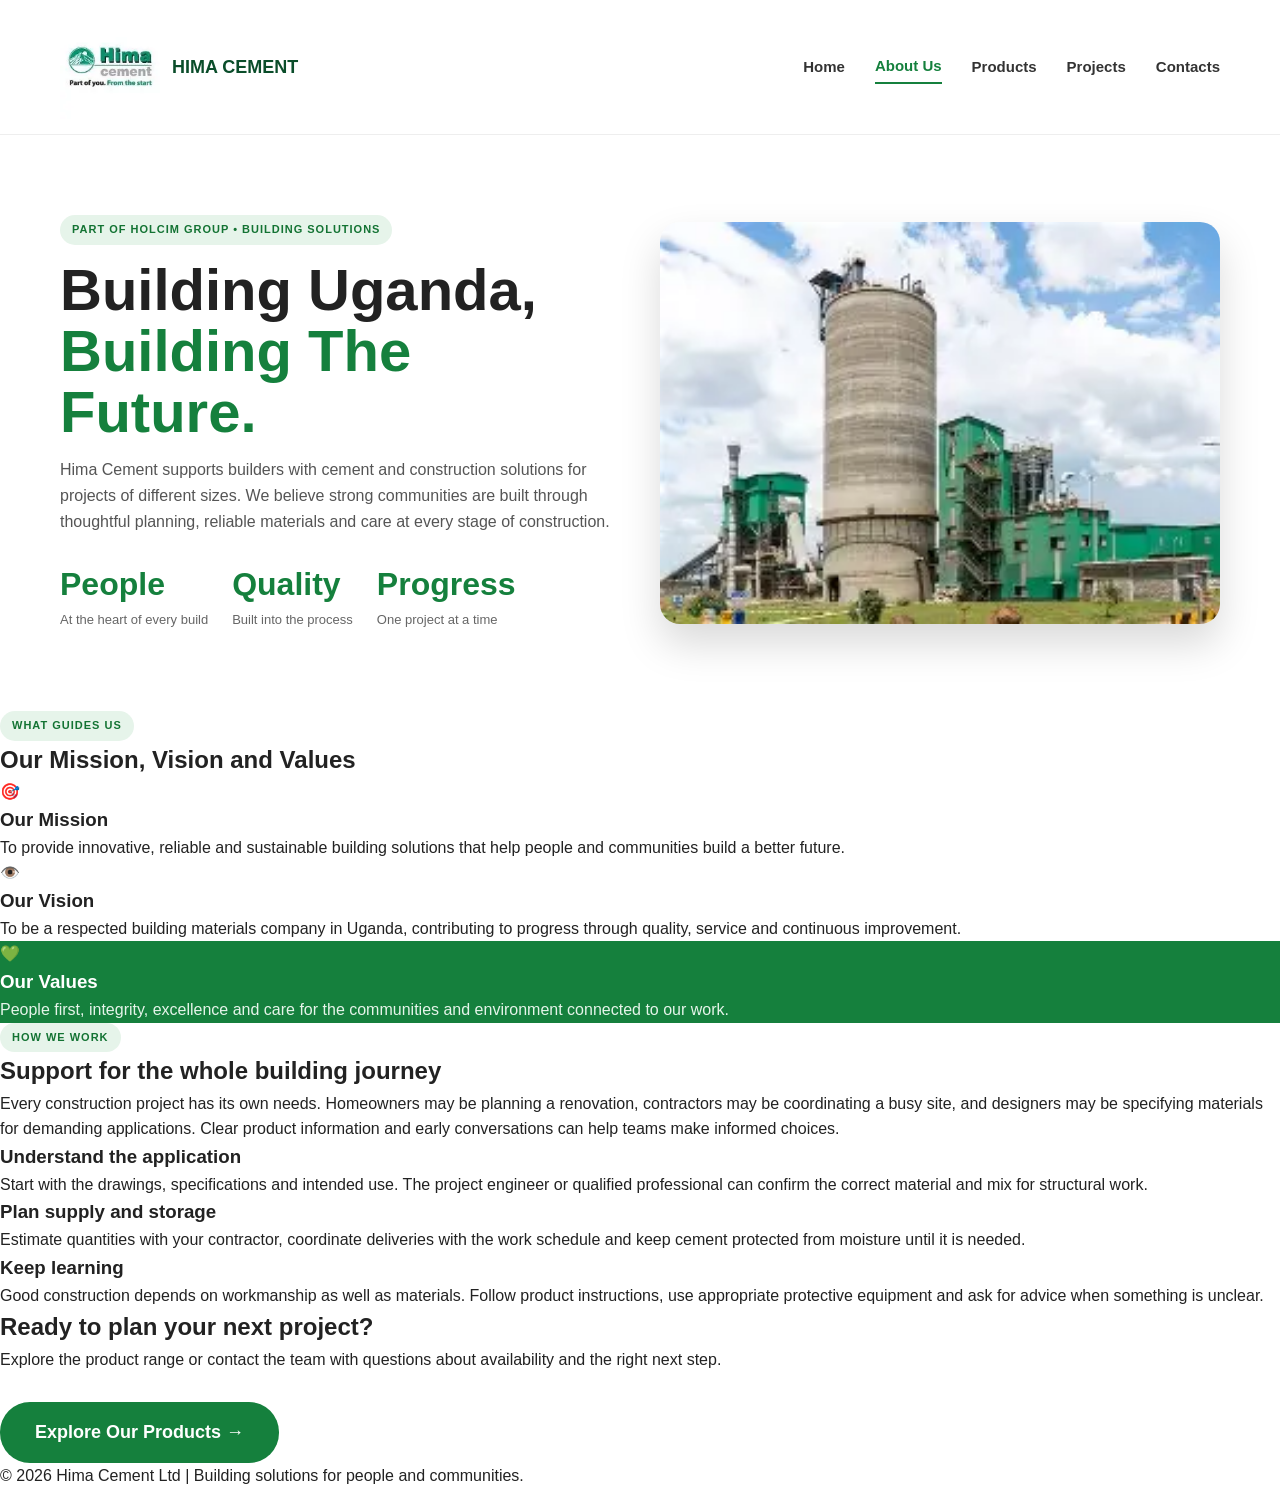
<file: about-us.html>
<!DOCTYPE html>
<html lang="en">
<head>
    <meta charset="UTF-8"><meta name="viewport" content="width=device-width, initial-scale=1.0">
    <meta name="description" content="Learn about Hima Cement, its building solutions and approach to serving customers and communities.">
    <title>About Us | Hima Cement Ltd</title><link rel="stylesheet" href="Style.css">
</head>
<body>
<header><div class="logo"><img src="logo.jpg" alt="Hima Cement logo"> HIMA CEMENT</div><nav aria-label="Main navigation"><ul><li><a href="index.html">Home</a></li><li><a href="about-us.html" class="active">About Us</a></li><li><a href="products.html">Products</a></li><li><a href="projects.html">Projects</a></li><li><a href="contacts.html">Contacts</a></li></ul></nav></header>
<main>
<section class="about-hero-new"><div><span class="badge">PART OF HOLCIM GROUP • BUILDING SOLUTIONS</span><h1>Building Uganda,<br><span>Building The Future.</span></h1><p>Hima Cement supports builders with cement and construction solutions for projects of different sizes. We believe strong communities are built through thoughtful planning, reliable materials and care at every stage of construction.</p><div class="stats"><div><h3>People</h3><p>At the heart of every build</p></div><div><h3>Quality</h3><p>Built into the process</p></div><div><h3>Progress</h3><p>One project at a time</p></div></div></div><div class="hero-img"><img src="plant.jpg" alt="Hima Cement plant"></div></section>
<section class="content-section tinted"><div class="center"><span class="badge">WHAT GUIDES US</span><h2 class="section-heading">Our Mission, Vision and Values</h2></div><div class="feature-grid"><article class="feature-card"><div class="icon">🎯</div><h3>Our Mission</h3><p>To provide innovative, reliable and sustainable building solutions that help people and communities build a better future.</p></article><article class="feature-card"><div class="icon">👁️</div><h3>Our Vision</h3><p>To be a respected building materials company in Uganda, contributing to progress through quality, service and continuous improvement.</p></article><article class="feature-card green-card"><div class="icon">💚</div><h3>Our Values</h3><p>People first, integrity, excellence and care for the communities and environment connected to our work.</p></article></div></section>
<section class="content-section"><span class="badge">HOW WE WORK</span><h2 class="section-heading">Support for the whole building journey</h2><p>Every construction project has its own needs. Homeowners may be planning a renovation, contractors may be coordinating a busy site, and designers may be specifying materials for demanding applications. Clear product information and early conversations can help teams make informed choices.</p><div class="feature-grid"><article class="feature-card"><h3>Understand the application</h3><p>Start with the drawings, specifications and intended use. The project engineer or qualified professional can confirm the correct material and mix for structural work.</p></article><article class="feature-card"><h3>Plan supply and storage</h3><p>Estimate quantities with your contractor, coordinate deliveries with the work schedule and keep cement protected from moisture until it is needed.</p></article><article class="feature-card"><h3>Keep learning</h3><p>Good construction depends on workmanship as well as materials. Follow product instructions, use appropriate protective equipment and ask for advice when something is unclear.</p></article></div></section>
<section class="content-section tinted center"><h2 class="section-heading">Ready to plan your next project?</h2><p>Explore the product range or contact the team with questions about availability and the right next step.</p><a href="products.html" class="green-btn big-btn">Explore Our Products →</a></section>
</main><footer class="pro-footer"><p>© 2026 Hima Cement Ltd | Building solutions for people and communities.</p></footer>
</body></html>
</file>
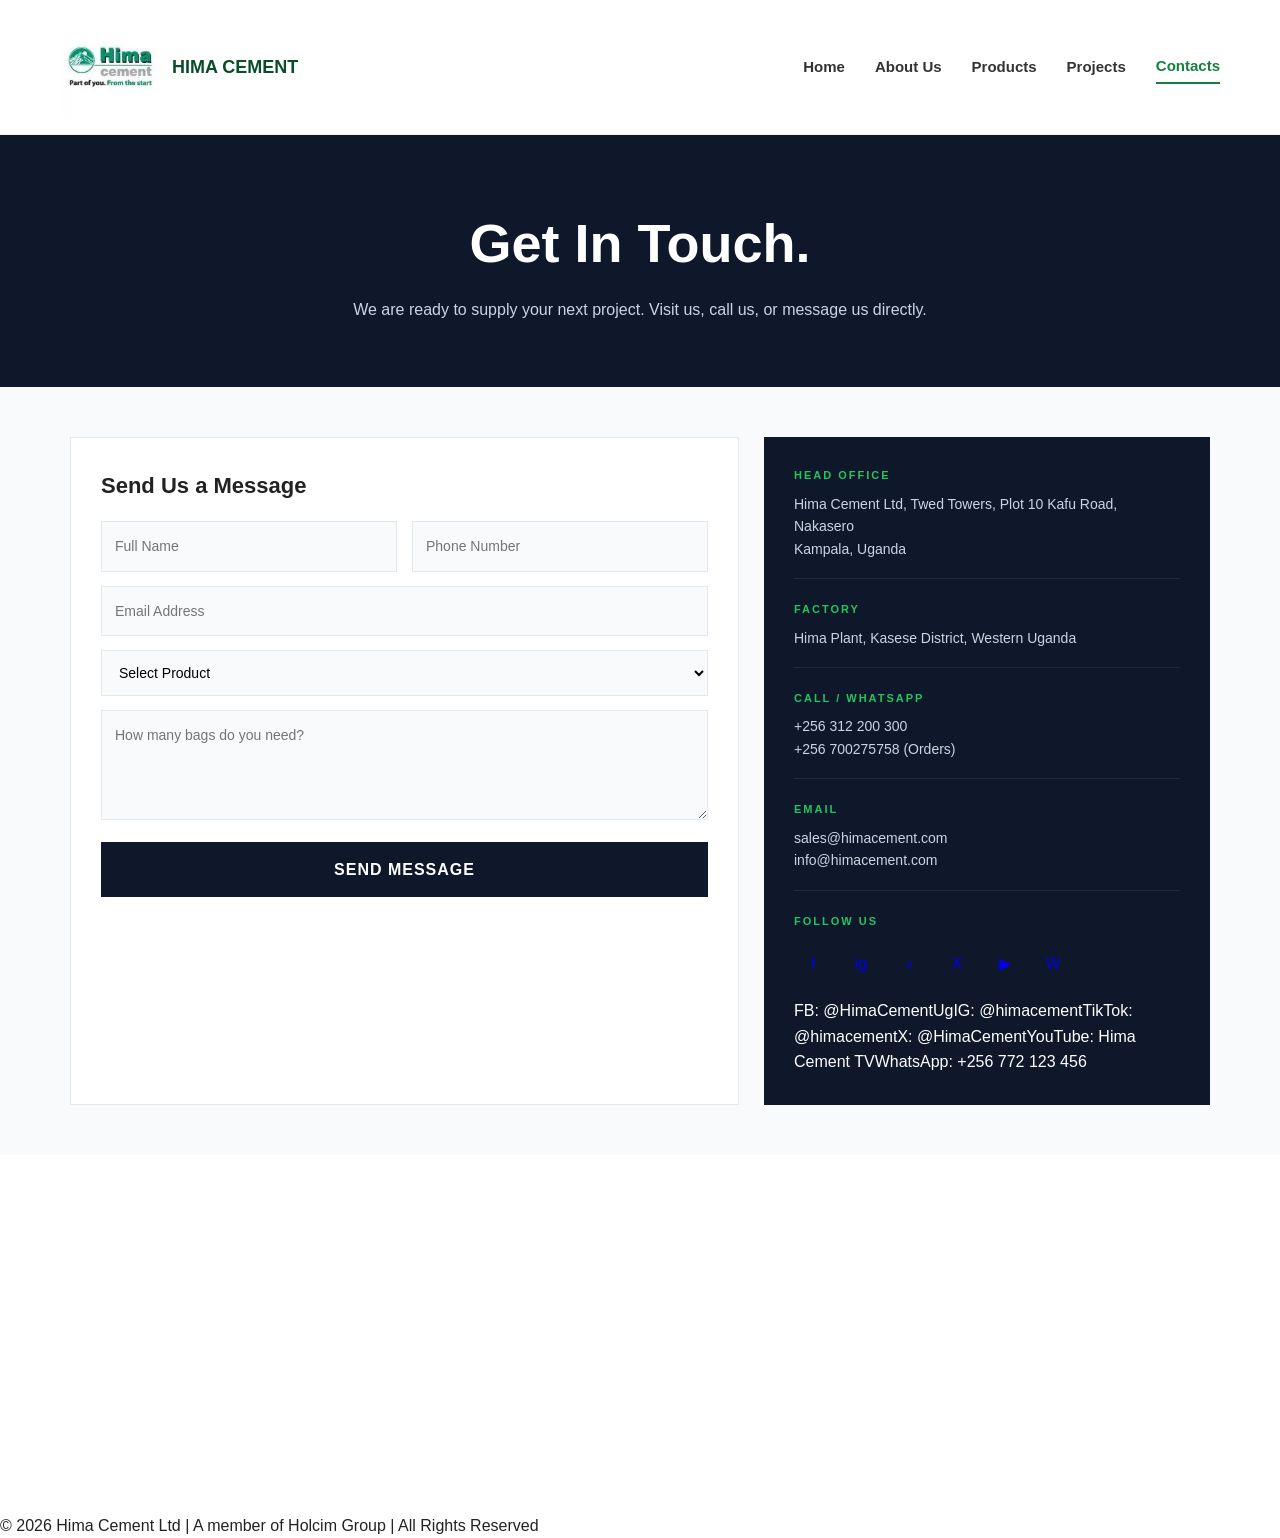
<file: contacts.html>
<!DOCTYPE html>
<html lang="en">
<head>
    <meta charset="UTF-8">
    <meta name="viewport" content="width=device-width, initial-scale=1.0">
    <title>Contact Us | Hima Cement Ltd</title>
    <link rel="stylesheet" href="Style.css">
</head>
<body>
<header>
    <div class="logo"><img src="logo.jpg" alt="Hima"> HIMA CEMENT</div>
    <nav>
        <ul>
            <li><a href="index.html">Home</a></li>
            <li><a href="about-us.html">About Us</a></li>
            <li><a href="products.html">Products</a></li>
            <li><a href="projects.html">Projects</a></li>
            <li><a href="contacts.html" class="active">Contacts</a></li>
        </ul>
    </nav>
</header>

<section class="contact-hero">
    <h1>Get In Touch.</h1>
    <p>We are ready to supply your next project. Visit us, call us, or message us directly.</p>
</section>

<section class="contact-grid">
    <div class="contact-form-box">
        <h3>Send Us a Message</h3>
        <form>
            <div class="form-row"><input type="text" placeholder="Full Name"><input type="text" placeholder="Phone Number"></div>
            <input type="email" placeholder="Email Address">
            <select><option>Select Product</option><option>Multicem 32.5N - UGX 31,000</option><option>Powercem 42.5N - UGX 33,500</option><option>Powercrete 52.5N - UGX 36,000</option><option>SupaFix / RapidSet / AquaShield</option></select>
            <textarea placeholder="How many bags do you need?"></textarea>
            <button type="submit">SEND MESSAGE</button>
        </form>
    </div>

    <div class="contact-info-box">
        <div class="info-item"><strong>HEAD OFFICE</strong><p>Hima Cement Ltd, Twed Towers, Plot 10 Kafu Road, Nakasero<br>Kampala, Uganda</p></div>
        <div class="info-item"><strong>FACTORY</strong><p>Hima Plant, Kasese District, Western Uganda</p></div>
        <div class="info-item"><strong>CALL / WHATSAPP</strong><p>+256 312 200 300<br>+256 700275758 (Orders)</p></div>
        <div class="info-item"><strong>EMAIL</strong><p>sales@himacement.com<br>info@himacement.com</p></div>

        <div class="socials">
            <strong>FOLLOW US</strong>
            <div class="social-icons">
                <a href="https://facebook.com/himacement" target="_blank" class="s-icon fb">f</a>
                <a href="https://instagram.com/himacement" target="_blank" class="s-icon ig">ig</a>
                <a href="https://tiktok.com/@himacement" target="_blank" class="s-icon tk">♪</a>
                <a href="https://x.com/himacement" target="_blank" class="s-icon x">X</a>
                <a href="https://youtube.com/@himacement" target="_blank" class="s-icon yt">▶</a>
                <a href="https://wa.me/256772123456" target="_blank" class="s-icon wa">W</a>
            </div>
            <div class="handle-list">
                <span>FB: @HimaCementUg</span><span>IG: @himacement</span><span>TikTok: @himacement</span><span>X: @HimaCement</span><span>YouTube: Hima Cement TV</span><span>WhatsApp: +256 772 123 456</span>
            </div>
        </div>
    </div>
</section>

<section class="map-section">
    <iframe src="https://www.google.com/maps/embed?pb=!1m18!1m12!1m3!1d3989.753...!2d32.582...!3d0.313...!2m3!1f0!2f0!3f0!3m2!1i1024!2i768!4f13.1!3m3!1m2!1s0x0%3A0x0!2zMMKwMTgnNDcuMCJOIDMywrAzNCc1NS4zIkU!5e0!3m2!1sen!2sug!4v...!5m2!1sen!2sug" width="100%" height="350" style="border:0;" allowfullscreen="" loading="lazy"></iframe>
</section>

<footer class="pro-footer">
    <p>© 2026 Hima Cement Ltd | A member of Holcim Group | All Rights Reserved</p>
</footer>
</body>
</html>
</file>
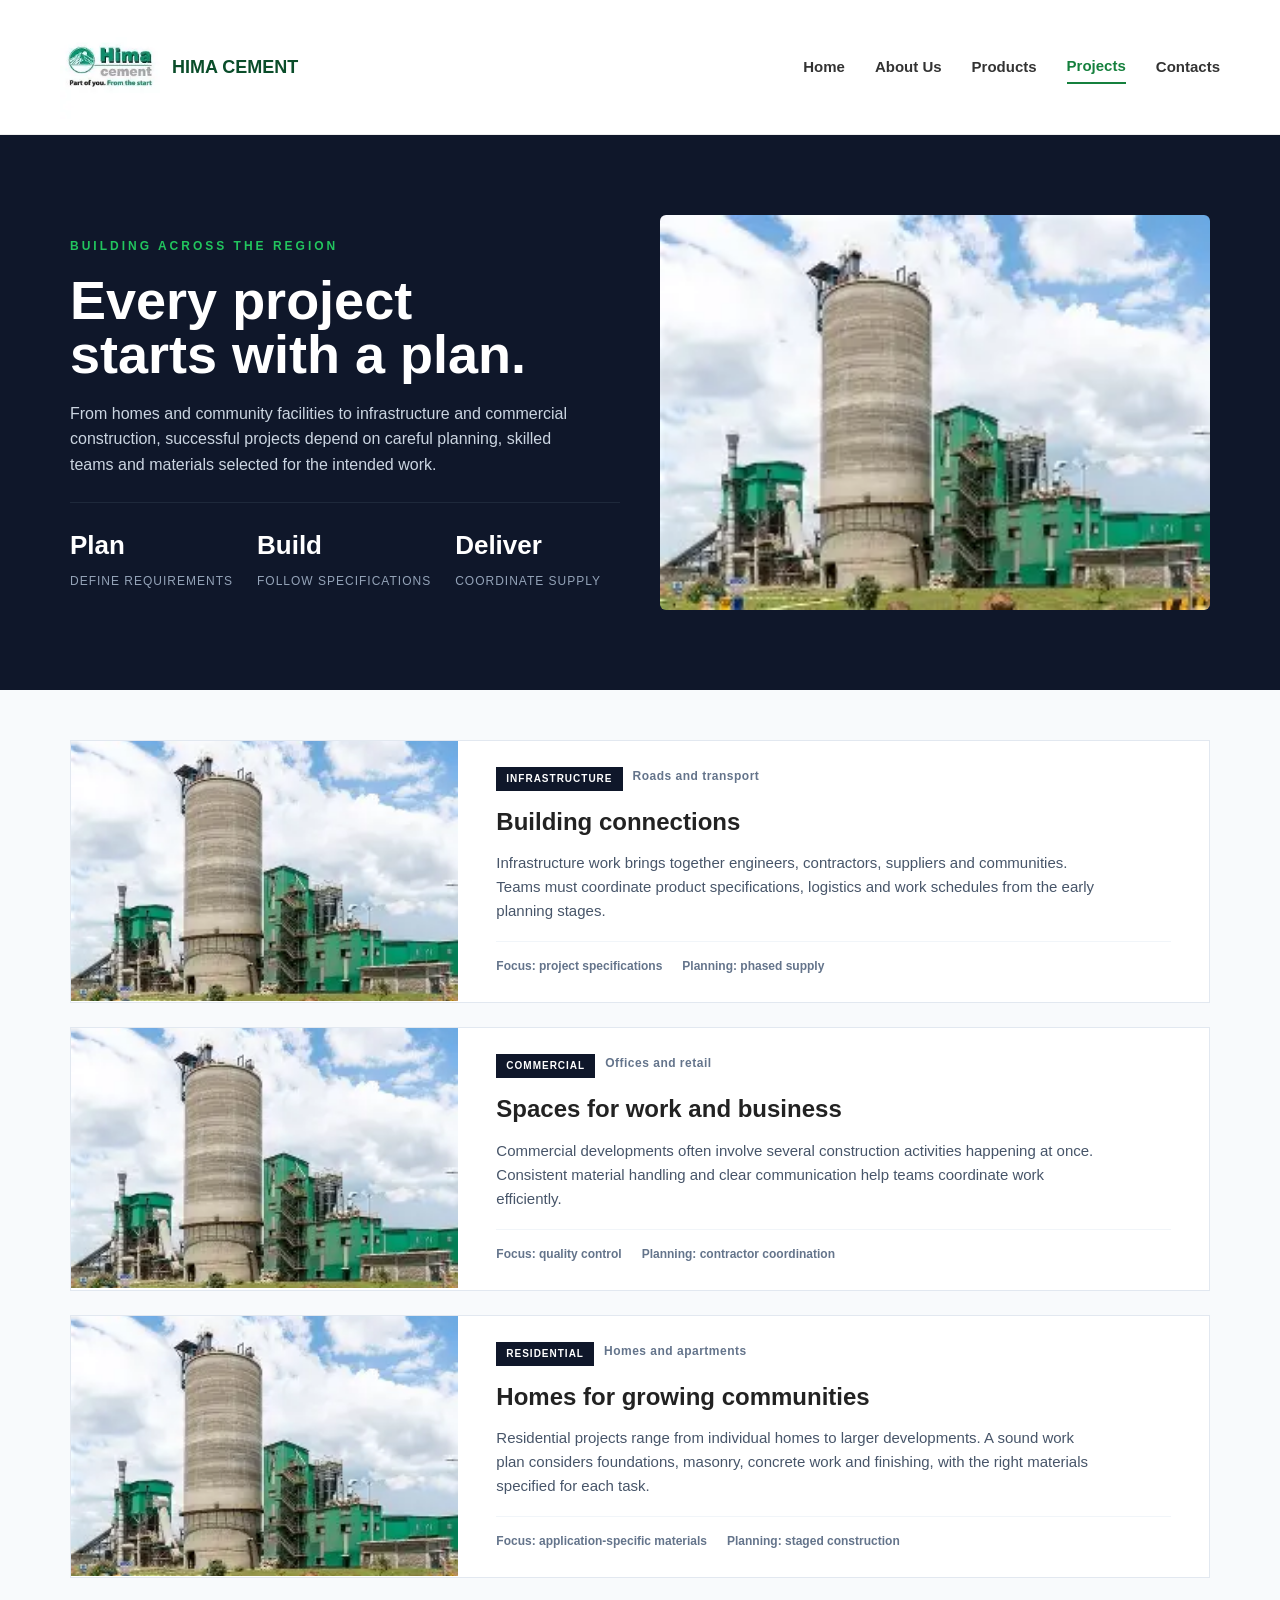
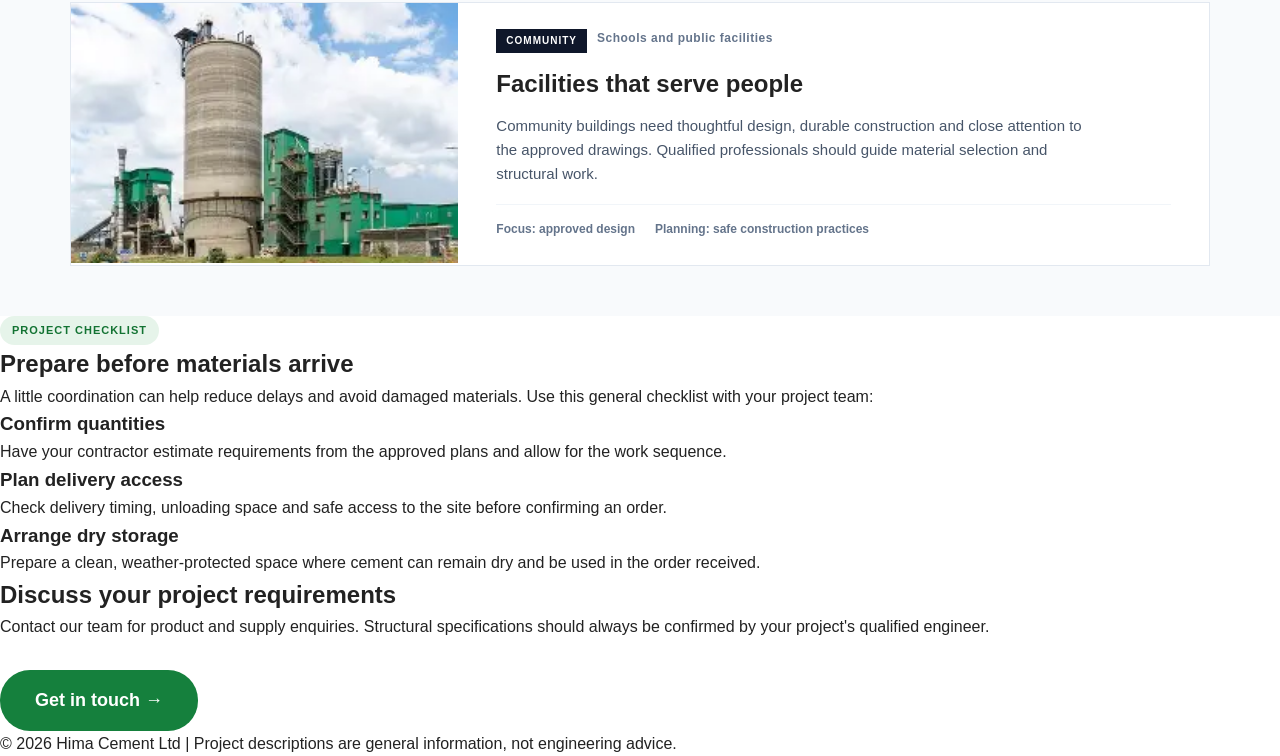
<file: projects.html>
<!DOCTYPE html>
<html lang="en"><head><meta charset="UTF-8"><meta name="viewport" content="width=device-width, initial-scale=1.0"><meta name="description" content="Explore construction project examples and learn how to plan cement supply for building work."><title>Our Projects | Hima Cement Ltd</title><link rel="stylesheet" href="Style.css"></head>
<body>
<header><div class="logo"><img src="logo.jpg" alt="Hima Cement logo"> HIMA CEMENT</div><nav aria-label="Main navigation"><ul><li><a href="index.html">Home</a></li><li><a href="about-us.html">About Us</a></li><li><a href="products.html">Products</a></li><li><a href="projects.html" class="active">Projects</a></li><li><a href="contacts.html">Contacts</a></li></ul></nav></header>
<main>
<section class="pro-hero"><div class="pro-hero-left"><span>BUILDING ACROSS THE REGION</span><h1>Every project<br>starts with a plan.</h1><p>From homes and community facilities to infrastructure and commercial construction, successful projects depend on careful planning, skilled teams and materials selected for the intended work.</p><div class="pro-stats"><div><strong>Plan</strong><small>Define requirements</small></div><div><strong>Build</strong><small>Follow specifications</small></div><div><strong>Deliver</strong><small>Coordinate supply</small></div></div></div><div class="pro-hero-right"><img src="plant.jpg" alt="Cement production facility"></div></section>
<section class="pro-list">
<article class="pro-item"><img src="plant.jpg" alt="Construction and infrastructure"><div class="pro-content"><div class="pro-meta"><span class="pro-country">INFRASTRUCTURE</span><span class="pro-city">Roads and transport</span></div><h3>Building connections</h3><p>Infrastructure work brings together engineers, contractors, suppliers and communities. Teams must coordinate product specifications, logistics and work schedules from the early planning stages.</p><div class="pro-details"><span>Focus: project specifications</span><span>Planning: phased supply</span></div></div></article>
<article class="pro-item"><img src="plant.jpg" alt="Commercial building construction"><div class="pro-content"><div class="pro-meta"><span class="pro-country">COMMERCIAL</span><span class="pro-city">Offices and retail</span></div><h3>Spaces for work and business</h3><p>Commercial developments often involve several construction activities happening at once. Consistent material handling and clear communication help teams coordinate work efficiently.</p><div class="pro-details"><span>Focus: quality control</span><span>Planning: contractor coordination</span></div></div></article>
<article class="pro-item"><img src="plant.jpg" alt="Housing construction project"><div class="pro-content"><div class="pro-meta"><span class="pro-country">RESIDENTIAL</span><span class="pro-city">Homes and apartments</span></div><h3>Homes for growing communities</h3><p>Residential projects range from individual homes to larger developments. A sound work plan considers foundations, masonry, concrete work and finishing, with the right materials specified for each task.</p><div class="pro-details"><span>Focus: application-specific materials</span><span>Planning: staged construction</span></div></div></article>
<article class="pro-item"><img src="plant.jpg" alt="Community facility construction"><div class="pro-content"><div class="pro-meta"><span class="pro-country">COMMUNITY</span><span class="pro-city">Schools and public facilities</span></div><h3>Facilities that serve people</h3><p>Community buildings need thoughtful design, durable construction and close attention to the approved drawings. Qualified professionals should guide material selection and structural work.</p><div class="pro-details"><span>Focus: approved design</span><span>Planning: safe construction practices</span></div></div></article>
</section>
<section class="content-section"><div class="center"><span class="badge">PROJECT CHECKLIST</span><h2 class="section-heading">Prepare before materials arrive</h2><p>A little coordination can help reduce delays and avoid damaged materials. Use this general checklist with your project team:</p></div><div class="feature-grid"><article class="feature-card"><h3>Confirm quantities</h3><p>Have your contractor estimate requirements from the approved plans and allow for the work sequence.</p></article><article class="feature-card"><h3>Plan delivery access</h3><p>Check delivery timing, unloading space and safe access to the site before confirming an order.</p></article><article class="feature-card"><h3>Arrange dry storage</h3><p>Prepare a clean, weather-protected space where cement can remain dry and be used in the order received.</p></article></div></section>
<section class="content-section tinted center"><h2 class="section-heading">Discuss your project requirements</h2><p>Contact our team for product and supply enquiries. Structural specifications should always be confirmed by your project's qualified engineer.</p><a href="contacts.html" class="green-btn big-btn">Get in touch →</a></section>
</main><footer class="pro-footer"><p>© 2026 Hima Cement Ltd | Project descriptions are general information, not engineering advice.</p></footer>
</body></html>
</file>
<file: Style.css>
/* ===== Base ===== */
* {
  margin: 0;
  padding: 0;
  box-sizing: border-box;
  font-family: "Segoe UI", Arial, sans-serif;
}

html {
  scroll-behavior: smooth;
}

body {
  width: 100%;
  min-width: 320px;
  background: #fff;
  color: #222;
  line-height: 1.6;
}

img {
  display: block;
  max-width: 100%;
  height: auto;
}

a {
  text-decoration: none;
}

button,
input,
select,
textarea {
  font: inherit;
}

.home-left,
.home-right,
.home-text,
.home-img,
.about-hero-new > div,
.hero-img,
.pro-hero-left,
.pro-hero-right,
.pro-content,
.p-card,
.contact-form-box,
.contact-info-box {
  min-width: 0;
}

/* ===== Shared Header and Navigation ===== */
header {
  position: sticky;
  top: 0;
  z-index: 100;
  display: flex;
  align-items: center;
  justify-content: space-between;
  gap: 24px;
  width: 100%;
  padding: 15px clamp(20px, 5vw, 60px);
  background: #fff;
  border-bottom: 1px solid #eee;
}

.logo {
  display: flex;
  align-items: center;
  gap: 12px;
  color: #0a4d2a;
  font-size: 18px;
  font-weight: 700;
  white-space: nowrap;
}

.logo img {
  width: 100px;
  height: auto;
}

nav {
  min-width: 0;
}

nav ul {
  display: flex;
  flex-wrap: wrap;
  align-items: center;
  gap: 12px clamp(14px, 2.5vw, 30px);
  list-style: none;
}

nav a {
  display: inline-block;
  padding: 4px 0;
  color: #333;
  font-size: 15px;
  font-weight: 600;
}

nav a:hover,
nav a.active {
  color: #15803d;
  border-bottom: 2px solid #15803d;
}

/* ===== Buttons and Shared Labels ===== */
.green-btn,
.outline-btn {
  display: inline-block;
  padding: 14px 30px;
  border-radius: 30px;
  font-weight: 700;
  text-align: center;
  transition: background-color 0.2s ease, color 0.2s ease;
}

.green-btn {
  background: #15803d;
  color: #fff;
}

.green-btn:hover {
  background: #0a4d2a;
}

.green-btn.small {
  padding: 10px 20px;
  font-size: 14px;
}

.outline-btn {
  border: 2px solid #111;
  color: #111;
}

.outline-btn:hover {
  background: #111;
  color: #fff;
}

.big-btn {
  margin-top: 30px;
  padding: 16px 35px;
  font-size: 18px;
}

.badge {
  display: inline-block;
  padding: 6px 12px;
  border-radius: 20px;
  background: #e6f4ea;
  color: #137333;
  font-size: 11px;
  font-weight: 800;
  letter-spacing: 1px;
}

/* ===== Home Page ===== */
.home,
.home-excellent {
  display: flex;
  align-items: center;
  justify-content: space-between;
  gap: 40px;
  width: 100%;
  min-height: 80vh;
  padding: clamp(44px, 7vw, 90px) clamp(20px, 5vw, 60px);
  background: #f9fafb;
}

.home-excellent {
  min-height: 85vh;
  background: linear-gradient(105deg, #fff 60%, #f0fdf4 60%);
}

.home-left,
.home-text {
  flex: 1 1 0;
}

.home-left h1,
.home-text h1 {
  margin: 15px 0;
  color: #111;
  font-size: clamp(38px, 5.2vw, 62px);
  line-height: 1.05;
}

.home-left h1 span {
  color: #15803d;
}

.home-left p,
.home-text p {
  max-width: 540px;
  margin: 18px 0 25px;
  color: #555;
  font-size: clamp(16px, 1.6vw, 19px);
}

.home-text .small {
  color: #15803d;
  font-size: 12px;
  font-weight: 800;
  letter-spacing: 3px;
}

.home-btns {
  display: flex;
  flex-wrap: wrap;
  align-items: center;
  gap: 15px;
  margin: 25px 0;
}

.home-img,
.home-right {
  position: relative;
  flex: 1 1 0;
}

.home-img img,
.home-right img {
  width: 100%;
  max-height: 520px;
  object-fit: cover;
  border-radius: 20px;
  box-shadow: 0 20px 45px rgb(0 0 0 / 16%);
}

.trust {
  display: flex;
  align-items: center;
  gap: 10px;
  margin-top: 20px;
  color: #666;
  font-size: 14px;
}

.trust img {
  width: 30px;
  height: 30px;
  border-radius: 50%;
  object-fit: cover;
}

.floating-card {
  position: absolute;
  bottom: -18px;
  left: -18px;
  max-width: min(260px, 90%);
  padding: 16px 22px;
  border-radius: 15px;
  background: #fff;
  box-shadow: 0 10px 30px rgb(0 0 0 / 15%);
}

.floating-card h4 {
  color: #15803d;
  font-size: 22px;
}

/* ===== Home Product Preview ===== */
.products-preview {
  padding: clamp(40px, 6vw, 60px) clamp(20px, 5vw, 60px);
  background: #111;
  color: #fff;
  text-align: center;
}

.products-preview h2 {
  margin-bottom: 28px;
  font-size: clamp(28px, 4vw, 36px);
}

.preview-cards {
  display: grid;
  grid-template-columns: repeat(3, minmax(0, 1fr));
  gap: 20px;
}

.preview-cards > div {
  padding: 25px;
  border: 1px solid #333;
  border-radius: 12px;
  background: #1f1f1f;
}

/* ===== About Page ===== */
.about-hero {
  padding: clamp(44px, 7vw, 80px) clamp(20px, 5vw, 60px);
  background: linear-gradient(to right, #f0fdf4, #fff);
}

.about-hero h1 {
  margin: 10px 0;
  color: #111;
  font-size: clamp(38px, 5vw, 52px);
}

.about-hero p {
  max-width: 600px;
  color: #555;
  font-size: 18px;
}

.about-content {
  width: 100%;
  max-width: 1000px;
  padding: clamp(32px, 6vw, 60px);
}

.about-content h2 {
  margin-bottom: 15px;
  color: #111;
  font-size: 28px;
}

.about-content p {
  margin-bottom: 15px;
  color: #555;
  font-size: 16px;
}

.mission-box {
  margin: 30px 0;
  padding: 25px;
  border-left: 5px solid #15803d;
  border-radius: 5px;
  background: #f8faf8;
}

.about-hero-new {
  display: flex;
  align-items: center;
  justify-content: space-between;
  gap: 40px;
  padding: clamp(44px, 7vw, 80px) clamp(20px, 5vw, 60px);
  background: #fff;
}

.about-hero-new > div {
  flex: 1 1 0;
}

.about-hero-new h1 {
  margin: 15px 0;
  font-size: clamp(38px, 5.2vw, 58px);
  line-height: 1.05;
}

.about-hero-new h1 span {
  color: #15803d;
}

.about-hero-new p {
  max-width: 600px;
  color: #555;
}

.stats {
  display: flex;
  flex-wrap: wrap;
  gap: 24px;
  margin-top: 25px;
}

.stats h3 {
  color: #15803d;
  font-size: clamp(24px, 3vw, 32px);
}

.stats p {
  color: #666;
  font-size: 13px;
}

.hero-img {
  flex: 1 1 0;
}

.hero-img img {
  width: 100%;
  max-height: 460px;
  object-fit: cover;
  border-radius: 20px;
  box-shadow: 0 20px 40px rgb(0 0 0 / 15%);
}

.about-content-new {
  padding: clamp(32px, 6vw, 60px);
  background: #f8faf8;
}

.cards {
  display: grid;
  grid-template-columns: repeat(3, minmax(0, 1fr));
  gap: 20px;
}

.card {
  padding: 28px;
  border-radius: 15px;
  background: #fff;
  box-shadow: 0 5px 20px rgb(0 0 0 / 5%);
  transition: transform 0.2s ease;
}

.card:hover {
  transform: translateY(-4px);
}

.card .icon {
  margin-bottom: 12px;
  font-size: 30px;
}

.green-card {
  background: #15803d;
  color: #fff;
}

.green-card p {
  color: #e6f4ea;
}

/* ===== Products Page ===== */
.products-hero {
  padding: 60px 20px 30px;
  text-align: center;
}

.products-hero h1 {
  margin-top: 15px;
  font-size: clamp(36px, 5vw, 52px);
  line-height: 1.1;
}

.products-grid-6 {
  display: grid;
  grid-template-columns: repeat(3, minmax(0, 1fr));
  gap: 25px;
  padding: 40px clamp(20px, 5vw, 60px) 80px;
  background: #f8faf8;
}

.p-card {
  padding: clamp(20px, 3vw, 35px);
  border: 1px solid #eee;
  border-radius: 18px;
  background: #fff;
  box-shadow: 0 5px 25px rgb(0 0 0 / 6%);
}

.p-card.popular {
  border: 2px solid #15803d;
}

.p-img {
  width: 100%;
  height: 180px;
  margin-bottom: 18px;
  border-radius: 12px;
  object-fit: cover;
}

.p-tag {
  display: inline-block;
  margin-bottom: 12px;
  padding: 6px 10px;
  border-radius: 20px;
  background: #eee;
  font-size: 11px;
  font-weight: 800;
  letter-spacing: 1px;
}

.p-tag.green {
  background: #15803d;
  color: #fff;
}

.p-card h2 {
  font-size: clamp(22px, 2.5vw, 32px);
  overflow-wrap: anywhere;
}

.p-sub {
  margin: 5px 0 15px;
  color: #15803d;
  font-size: 14px;
  font-weight: 700;
}

.p-card p {
  color: #555;
  font-size: 15px;
}

.p-card ul {
  margin: 20px 0;
  list-style: none;
}

.p-card li {
  margin: 8px 0;
  font-size: 14px;
  font-weight: 600;
}

.price-row {
  display: flex;
  flex-wrap: wrap;
  align-items: center;
  gap: 10px;
  margin: 15px 0;
}

.price {
  color: #15803d;
  font-size: 20px;
  font-weight: 900;
}

.old-price {
  color: #999;
  font-size: 14px;
  text-decoration: line-through;
}

/* ===== Projects Page ===== */
.pro-hero {
  display: flex;
  align-items: center;
  justify-content: space-between;
  gap: 40px;
  padding: clamp(44px, 7vw, 80px) clamp(24px, 6vw, 70px);
  background: #0f172a;
  color: #fff;
}

.pro-hero-left,
.pro-hero-right {
  flex: 1 1 0;
}

.pro-hero-left > span {
  color: #22c55e;
  font-size: 12px;
  font-weight: 800;
  letter-spacing: 3px;
}

.pro-hero-left h1 {
  margin: 15px 0;
  font-size: clamp(38px, 5vw, 54px);
  font-weight: 900;
  line-height: 1;
}

.pro-hero-left p {
  max-width: 500px;
  margin: 20px 0;
  color: #cbd5e1;
}

.pro-stats {
  display: flex;
  flex-wrap: wrap;
  gap: 24px;
  margin-top: 25px;
  padding-top: 22px;
  border-top: 1px solid #1e293b;
}

.pro-stats strong {
  display: block;
  font-size: 26px;
}

.pro-stats small {
  color: #94a3b8;
  font-size: 12px;
  letter-spacing: 1px;
  text-transform: uppercase;
}

.pro-hero-right img {
  width: 100%;
  max-height: 420px;
  object-fit: cover;
  border-radius: 6px;
}

.pro-list {
  display: flex;
  flex-direction: column;
  gap: 24px;
  padding: 50px clamp(20px, 6vw, 70px);
  background: #f8fafc;
}

.pro-item {
  display: flex;
  min-width: 0;
  border: 1px solid #e2e8f0;
  background: #fff;
}

.pro-item img {
  width: 34%;
  min-width: 0;
  max-height: 260px;
  object-fit: cover;
}

.pro-content {
  flex: 1;
  padding: 26px clamp(20px, 3vw, 40px);
}

.pro-meta {
  display: flex;
  flex-wrap: wrap;
  gap: 10px;
  margin-bottom: 12px;
}

.pro-country {
  padding: 4px 10px;
  background: #0f172a;
  color: #fff;
  font-size: 10px;
  font-weight: 800;
  letter-spacing: 1px;
}

.pro-city {
  color: #64748b;
  font-size: 12px;
  font-weight: 700;
  letter-spacing: 0.5px;
}

.pro-content h3 {
  margin-bottom: 10px;
  font-size: clamp(20px, 2.4vw, 24px);
}

.pro-content p {
  max-width: 600px;
  color: #475569;
  font-size: 15px;
  line-height: 1.6;
}

.pro-details {
  display: flex;
  flex-wrap: wrap;
  gap: 10px 20px;
  margin-top: 18px;
  padding-top: 15px;
  border-top: 1px solid #f1f5f9;
  color: #64748b;
  font-size: 12px;
  font-weight: 600;
}

/* ===== Contact Page ===== */
.contact-hero {
  padding: 65px 20px;
  background: #0f172a;
  color: #fff;
  text-align: center;
}

.contact-hero h1 {
  font-size: clamp(38px, 5vw, 54px);
  font-weight: 900;
}

.contact-hero p {
  margin-top: 10px;
  color: #cbd5e1;
}

.contact-grid {
  display: grid;
  grid-template-columns: minmax(0, 1.2fr) minmax(0, 0.8fr);
  gap: 25px;
  padding: 50px clamp(20px, 6vw, 70px);
  background: #f8fafc;
}

.contact-form-box {
  padding: 30px;
  border: 1px solid #e2e8f0;
  background: #fff;
}

.contact-form-box h3 {
  margin-bottom: 18px;
  font-size: 22px;
}

.form-row {
  display: flex;
  gap: 15px;
}

.contact-form-box input,
.contact-form-box select,
.contact-form-box textarea {
  width: 100%;
  min-width: 0;
  margin-bottom: 14px;
  padding: 13px;
  border: 1px solid #e2e8f0;
  background: #f8fafc;
  font-size: 14px;
}

.contact-form-box textarea {
  min-height: 110px;
  resize: vertical;
}

.contact-form-box button {
  width: 100%;
  padding: 15px;
  border: 0;
  background: #0f172a;
  color: #fff;
  font-weight: 800;
  letter-spacing: 1px;
  cursor: pointer;
}

.contact-form-box button:hover {
  background: #15803d;
}

.contact-info-box {
  padding: 30px;
  background: #0f172a;
  color: #fff;
}

.info-item {
  margin-bottom: 22px;
  padding-bottom: 18px;
  border-bottom: 1px solid #1e293b;
}

.info-item strong,
.socials strong {
  display: block;
  margin-bottom: 8px;
  color: #22c55e;
  font-size: 11px;
  letter-spacing: 2px;
}

.info-item p {
  color: #cbd5e1;
  font-size: 14px;
  line-height: 1.6;
  overflow-wrap: anywhere;
}

.social-icons {
  display: flex;
  flex-wrap: wrap;
  gap: 10px;
  margin: 15px 0;
}

.s-icon {
  display: flex;
  align-items: center;
  justify-content: center;
  width: 38px;
  height: 38px;
  border-radius: 4px;
  background: #*

</file>
